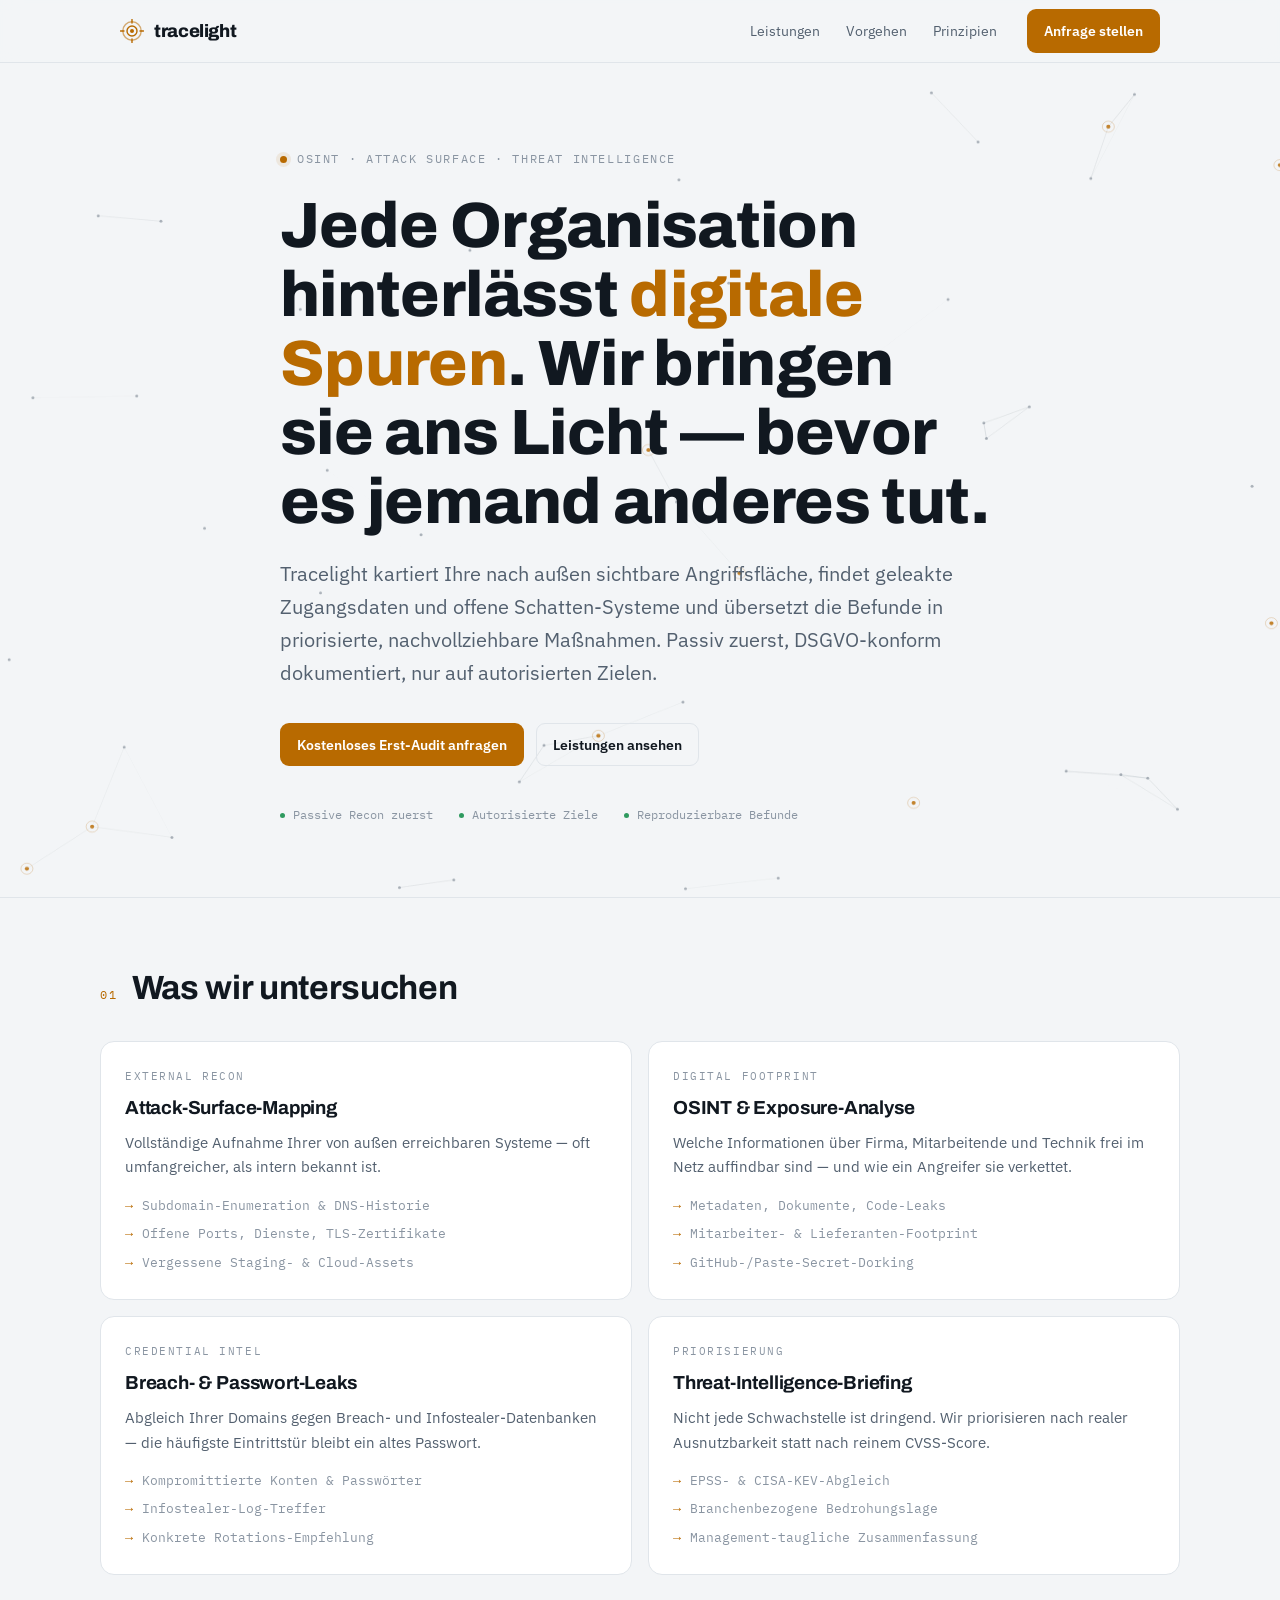
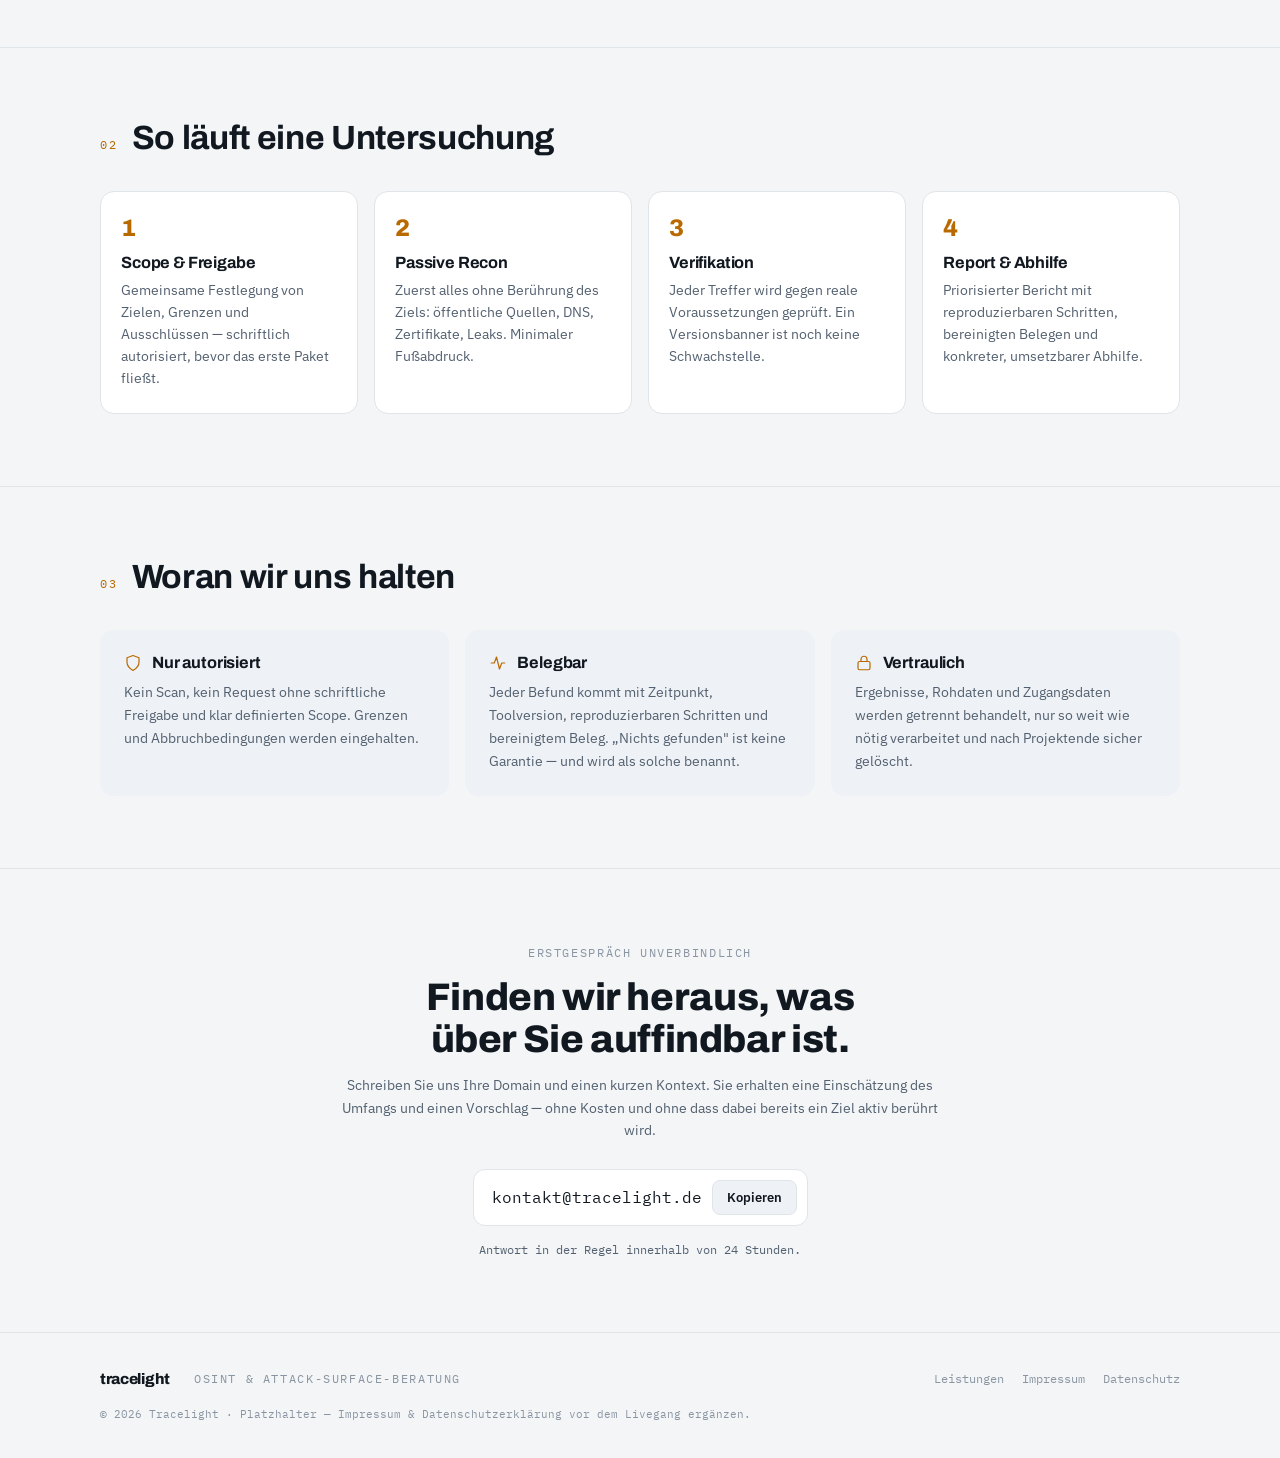
<file: index.html>
<!doctype html>
<html lang="de">
<head>
<meta charset="utf-8">
<meta name="viewport" content="width=device-width, initial-scale=1">
<title>Tracelight — OSINT &amp; Attack-Surface-Beratung</title>
<meta name="description" content="Tracelight kartiert Ihre nach außen sichtbare Angriffsfläche, findet geleakte Zugangsdaten und offene Schatten-Systeme und übersetzt die Befunde in priorisierte, nachvollziehbare Maßnahmen.">
<link rel="icon" href="data:image/svg+xml,%3Csvg xmlns='http://www.w3.org/2000/svg' viewBox='0 0 24 24'%3E%3Ccircle cx='12' cy='12' r='9.2' fill='none' stroke='%23f6a623' stroke-width='1.4' opacity='.55'/%3E%3Ccircle cx='12' cy='12' r='5' fill='none' stroke='%23f6a623' stroke-width='1.4'/%3E%3Ccircle cx='12' cy='12' r='2' fill='%23f6a623'/%3E%3C/svg%3E">
<!-- Social-Sharing (Domain nach Deploy anpassen) -->
<meta property="og:type" content="website">
<meta property="og:title" content="Tracelight — OSINT &amp; Attack-Surface-Beratung">
<meta property="og:description" content="Jede Organisation hinterlässt digitale Spuren. Wir bringen sie ans Licht — bevor es jemand anderes tut.">
<meta property="og:url" content="https://tracelight.de">
<meta name="twitter:card" content="summary">
<link rel="stylesheet" href="fonts.css">
<style>
  /* Layout: schmales Mono-Daten-Rail + großzügige Inhaltsspalte; Hero mit dezentem
     Konstellations-Canvas; ein einziger warmer Amber-Lichtakzent gegen kühles Anthrazit.
     Dark-first (Security-Welt), vollständiger Light-Spiegel. */
  :root{
    --bg:#0d1016; --surface:#141922; --surface-2:#1a212c;
    --fg:#e9edf2; --muted:#98a4b3; --faint:#6b7786;
    --accent:#f6a623; --accent-ink:#0d1016; --accent-soft:rgba(246,166,35,.12);
    --line:#232c38; --ok:#5ec98a;
    color-scheme:dark;
    --d:"Archivo",system-ui,sans-serif;
    --b:"IBM Plex Sans",system-ui,sans-serif;
    --m:"IBM Plex Mono",ui-monospace,monospace;
  }
  @media (prefers-color-scheme:light){
    :root:not([data-theme="dark"]){
      --bg:#f3f5f7; --surface:#ffffff; --surface-2:#eef1f5;
      --fg:#111820; --muted:#53606f; --faint:#8a95a2;
      --accent:#b86a00; --accent-ink:#ffffff; --accent-soft:rgba(184,106,0,.10);
      --line:#e0e5ea; --ok:#2f9a5f;
      color-scheme:light;
    }
  }
  :root[data-theme="light"]{
    --bg:#f3f5f7; --surface:#ffffff; --surface-2:#eef1f5;
    --fg:#111820; --muted:#53606f; --faint:#8a95a2;
    --accent:#b86a00; --accent-ink:#ffffff; --accent-soft:rgba(184,106,0,.10);
    --line:#e0e5ea; --ok:#2f9a5f;
    color-scheme:light;
  }
  *{box-sizing:border-box}
  html{-webkit-text-size-adjust:100%}
  body{
    margin:0; background:var(--bg); color:var(--fg);
    font-family:var(--b); font-size:14px; line-height:1.6;
    -webkit-font-smoothing:antialiased; overflow-x:hidden;
  }
  img{max-width:100%}
  .wrap{max-width:1080px;margin-inline:auto}
  .gut{padding-left:max(20px,env(safe-area-inset-left,0px));padding-right:max(20px,env(safe-area-inset-right,0px))}
  a{color:inherit}
  h1,h2,h3{font-family:var(--d);text-wrap:balance;line-height:1.08;margin:0;letter-spacing:-.01em}
  p{margin:0}
  .mono{font-family:var(--m);font-size:.72rem;letter-spacing:.14em;text-transform:uppercase;color:var(--faint)}

  header{position:sticky;top:0;z-index:50;
    background:color-mix(in srgb,var(--bg) 86%,transparent);
    backdrop-filter:blur(10px);border-bottom:1px solid var(--line)}
  .bar{display:flex;align-items:center;gap:20px;height:62px}
  .brand{display:flex;align-items:center;gap:10px;font-family:var(--d);font-weight:800;font-size:1.12rem;letter-spacing:-.02em;text-decoration:none}
  .brand svg{flex:none}
  nav{margin-left:auto;display:flex;align-items:center;gap:26px}
  nav a{font-size:.9rem;color:var(--muted);text-decoration:none}
  nav a:hover{color:var(--fg)}
  .btn{font-family:var(--b);font-weight:600;font-size:.9rem;border-radius:9px;padding:9px 16px;
    border:1px solid transparent;background:var(--accent);color:var(--accent-ink);text-decoration:none;cursor:pointer;white-space:nowrap}
  .btn:hover{filter:brightness(1.07)}
  .btn.ghost{background:transparent;border-color:var(--line);color:var(--fg)}
  .btn.ghost:hover{border-color:var(--accent)}
  .nav-cta{margin-left:4px}
  @media(max-width:720px){nav a:not(.nav-cta){display:none}}

  .hero{position:relative;padding-block:84px 72px;border-bottom:1px solid var(--line);overflow:hidden}
  #net{position:absolute;inset:0;width:100%;height:100%;z-index:0;opacity:.9}
  .hero .inner{position:relative;z-index:1;max-width:720px}
  .tag{display:inline-flex;gap:10px;align-items:center;margin-bottom:22px}
  .tag .dot{width:7px;height:7px;border-radius:50%;background:var(--accent);box-shadow:0 0 0 4px var(--accent-soft)}
  h1{font-size:clamp(2.3rem,6.4vw,4rem);font-weight:800}
  h1 em{font-style:normal;color:var(--accent)}
  .lead{margin-top:22px;font-size:clamp(1.05rem,2.4vw,1.28rem);color:var(--muted);max-width:60ch}
  .cta-row{margin-top:34px;display:flex;flex-wrap:wrap;gap:12px}
  .proof{margin-top:40px;display:flex;flex-wrap:wrap;gap:8px 26px}
  .proof span{font-family:var(--m);font-size:.74rem;color:var(--faint);display:flex;align-items:center;gap:8px}
  .proof span::before{content:"";width:5px;height:5px;background:var(--ok);border-radius:50%}

  section.block{padding-block:72px;border-bottom:1px solid var(--line)}
  .eyebrow{display:flex;align-items:baseline;gap:14px;margin-bottom:34px}
  .eyebrow h2{font-size:clamp(1.5rem,3.6vw,2.1rem);font-weight:700}
  .eyebrow .idx{font-family:var(--m);font-size:.72rem;color:var(--accent);letter-spacing:.16em}

  .grid{display:grid;grid-template-columns:repeat(2,1fr);gap:16px}
  @media(max-width:680px){.grid{grid-template-columns:1fr}}
  .card{background:var(--surface);border:1px solid var(--line);border-radius:14px;padding:26px 24px;display:flex;flex-direction:column;gap:12px;min-width:0}
  .card .k{font-family:var(--m);font-size:.7rem;color:var(--faint);letter-spacing:.14em}
  .card h3{font-size:1.18rem;font-weight:700}
  .card p{color:var(--muted);font-size:.95rem}
  .card ul{margin:4px 0 0;padding-left:0;list-style:none;display:flex;flex-direction:column;gap:7px}
  .card li{font-size:.84rem;color:var(--faint);font-family:var(--m);display:flex;gap:9px;align-items:flex-start}
  .card li::before{content:"→";color:var(--accent);flex:none}

  .steps{display:grid;grid-template-columns:repeat(4,1fr);gap:16px}
  @media(max-width:760px){.steps{grid-template-columns:1fr 1fr}}
  @media(max-width:440px){.steps{grid-template-columns:1fr}}
  .step{position:relative;padding:24px 20px;border:1px solid var(--line);border-radius:14px;background:var(--surface);min-width:0}
  .step .n{font-family:var(--d);font-weight:800;font-size:1.5rem;color:var(--accent);line-height:1}
  .step h3{font-size:1.02rem;margin:14px 0 8px;font-weight:700}
  .step p{font-size:.86rem;color:var(--muted)}

  .vals{display:grid;grid-template-columns:repeat(3,1fr);gap:16px}
  @media(max-width:680px){.vals{grid-template-columns:1fr}}
  .val{padding:24px;border-radius:14px;background:var(--surface-2);min-width:0}
  .val h3{font-size:1.02rem;font-weight:700;margin-bottom:8px;display:flex;align-items:center;gap:10px}
  .val h3 svg{flex:none;color:var(--accent)}
  .val p{font-size:.9rem;color:var(--muted)}

  .contact{text-align:center;max-width:620px;margin-inline:auto}
  .contact h2{font-size:clamp(1.7rem,4vw,2.4rem);font-weight:800}
  .contact p{color:var(--muted);margin-top:14px}
  .mailrow{margin-top:28px;display:inline-flex;flex-wrap:wrap;align-items:center;gap:10px;
    background:var(--surface);border:1px solid var(--line);border-radius:12px;padding:10px 10px 10px 18px}
  .mailrow code{font-family:var(--m);font-size:1rem;color:var(--fg);user-select:all}
  #copy{font-family:var(--b);font-weight:600;font-size:.82rem;border:1px solid var(--line);background:var(--surface-2);
    color:var(--fg);border-radius:8px;padding:8px 14px;cursor:pointer}
  #copy:hover{border-color:var(--accent)}
  .note{margin-top:18px;font-size:.78rem;color:var(--faint);font-family:var(--m)}

  footer{padding-block:34px;color:var(--faint)}
  .foot{display:flex;flex-wrap:wrap;gap:12px 24px;align-items:center;font-size:.8rem}
  .foot .brand{font-size:.95rem;color:var(--fg)}
  .foot nav{margin-left:auto;gap:18px}
  .foot a{color:var(--faint);text-decoration:none;font-family:var(--m);font-size:.74rem}
  .foot a:hover{color:var(--fg)}

  :focus-visible{outline:2px solid var(--accent);outline-offset:3px;border-radius:4px}
  @media(prefers-reduced-motion:reduce){*{animation:none!important;transition:none!important}}
</style>
</head>
<body>

<header>
  <div class="wrap gut bar">
    <a class="brand" href="#top" aria-label="Tracelight Startseite">
      <svg width="24" height="24" viewBox="0 0 24 24" fill="none" aria-hidden="true">
        <circle cx="12" cy="12" r="9.2" stroke="var(--accent)" stroke-width="1.4" opacity=".55"/>
        <circle cx="12" cy="12" r="5" stroke="var(--accent)" stroke-width="1.4"/>
        <circle cx="12" cy="12" r="2" fill="var(--accent)"/>
        <path d="M12 0.5V4M12 20v3.5M0.5 12H4M20 12h3.5" stroke="var(--accent)" stroke-width="1.4" stroke-linecap="round"/>
      </svg>
      tracelight
    </a>
    <nav>
      <a href="#leistungen">Leistungen</a>
      <a href="#vorgehen">Vorgehen</a>
      <a href="#prinzipien">Prinzipien</a>
      <a class="btn nav-cta" href="#kontakt">Anfrage stellen</a>
    </nav>
  </div>
</header>

<main id="top">
  <section class="hero gut">
    <canvas id="net" aria-hidden="true"></canvas>
    <div class="wrap inner">
      <span class="tag mono"><span class="dot"></span>OSINT · Attack Surface · Threat Intelligence</span>
      <h1>Jede Organisation hinterlässt <em>digitale Spuren</em>. Wir bringen sie ans Licht — bevor es jemand anderes tut.</h1>
      <p class="lead">Tracelight kartiert Ihre nach außen sichtbare Angriffsfläche, findet geleakte Zugangsdaten und offene Schatten-Systeme und übersetzt die Befunde in priorisierte, nachvollziehbare Maßnahmen. Passiv zuerst, DSGVO-konform dokumentiert, nur auf autorisierten Zielen.</p>
      <div class="cta-row">
        <a class="btn" href="#kontakt">Kostenloses Erst-Audit anfragen</a>
        <a class="btn ghost" href="#leistungen">Leistungen ansehen</a>
      </div>
      <div class="proof">
        <span>Passive Recon zuerst</span>
        <span>Autorisierte Ziele</span>
        <span>Reproduzierbare Befunde</span>
      </div>
    </div>
  </section>

  <section class="block gut" id="leistungen">
    <div class="wrap">
      <div class="eyebrow"><span class="idx">01</span><h2>Was wir untersuchen</h2></div>
      <div class="grid">
        <div class="card">
          <span class="k">EXTERNAL RECON</span>
          <h3>Attack-Surface-Mapping</h3>
          <p>Vollständige Aufnahme Ihrer von außen erreichbaren Systeme — oft umfangreicher, als intern bekannt ist.</p>
          <ul>
            <li>Subdomain-Enumeration &amp; DNS-Historie</li>
            <li>Offene Ports, Dienste, TLS-Zertifikate</li>
            <li>Vergessene Staging- &amp; Cloud-Assets</li>
          </ul>
        </div>
        <div class="card">
          <span class="k">DIGITAL FOOTPRINT</span>
          <h3>OSINT &amp; Exposure-Analyse</h3>
          <p>Welche Informationen über Firma, Mitarbeitende und Technik frei im Netz auffindbar sind — und wie ein Angreifer sie verkettet.</p>
          <ul>
            <li>Metadaten, Dokumente, Code-Leaks</li>
            <li>Mitarbeiter- &amp; Lieferanten-Footprint</li>
            <li>GitHub-/Paste-Secret-Dorking</li>
          </ul>
        </div>
        <div class="card">
          <span class="k">CREDENTIAL INTEL</span>
          <h3>Breach- &amp; Passwort-Leaks</h3>
          <p>Abgleich Ihrer Domains gegen Breach- und Infostealer-Datenbanken — die häufigste Eintrittstür bleibt ein altes Passwort.</p>
          <ul>
            <li>Kompromittierte Konten &amp; Passwörter</li>
            <li>Infostealer-Log-Treffer</li>
            <li>Konkrete Rotations-Empfehlung</li>
          </ul>
        </div>
        <div class="card">
          <span class="k">PRIORISIERUNG</span>
          <h3>Threat-Intelligence-Briefing</h3>
          <p>Nicht jede Schwachstelle ist dringend. Wir priorisieren nach realer Ausnutzbarkeit statt nach reinem CVSS-Score.</p>
          <ul>
            <li>EPSS- &amp; CISA-KEV-Abgleich</li>
            <li>Branchenbezogene Bedrohungslage</li>
            <li>Management-taugliche Zusammenfassung</li>
          </ul>
        </div>
      </div>
    </div>
  </section>

  <section class="block gut" id="vorgehen">
    <div class="wrap">
      <div class="eyebrow"><span class="idx">02</span><h2>So läuft eine Untersuchung</h2></div>
      <div class="steps">
        <div class="step"><div class="n">1</div><h3>Scope &amp; Freigabe</h3><p>Gemeinsame Festlegung von Zielen, Grenzen und Ausschlüssen — schriftlich autorisiert, bevor das erste Paket fließt.</p></div>
        <div class="step"><div class="n">2</div><h3>Passive Recon</h3><p>Zuerst alles ohne Berührung des Ziels: öffentliche Quellen, DNS, Zertifikate, Leaks. Minimaler Fußabdruck.</p></div>
        <div class="step"><div class="n">3</div><h3>Verifikation</h3><p>Jeder Treffer wird gegen reale Voraussetzungen geprüft. Ein Versionsbanner ist noch keine Schwachstelle.</p></div>
        <div class="step"><div class="n">4</div><h3>Report &amp; Abhilfe</h3><p>Priorisierter Bericht mit reproduzierbaren Schritten, bereinigten Belegen und konkreter, umsetzbarer Abhilfe.</p></div>
      </div>
    </div>
  </section>

  <section class="block gut" id="prinzipien">
    <div class="wrap">
      <div class="eyebrow"><span class="idx">03</span><h2>Woran wir uns halten</h2></div>
      <div class="vals">
        <div class="val">
          <h3><svg width="18" height="18" viewBox="0 0 24 24" fill="none"><path d="M12 2l8 3v6c0 5-3.4 8.3-8 11-4.6-2.7-8-6-8-11V5l8-3z" stroke="currentColor" stroke-width="1.6" stroke-linejoin="round"/></svg>Nur autorisiert</h3>
          <p>Kein Scan, kein Request ohne schriftliche Freigabe und klar definierten Scope. Grenzen und Abbruchbedingungen werden eingehalten.</p>
        </div>
        <div class="val">
          <h3><svg width="18" height="18" viewBox="0 0 24 24" fill="none"><path d="M3 12h4l3-8 4 16 3-8h4" stroke="currentColor" stroke-width="1.6" stroke-linecap="round" stroke-linejoin="round"/></svg>Belegbar</h3>
          <p>Jeder Befund kommt mit Zeitpunkt, Toolversion, reproduzierbaren Schritten und bereinigtem Beleg. „Nichts gefunden" ist keine Garantie — und wird als solche benannt.</p>
        </div>
        <div class="val">
          <h3><svg width="18" height="18" viewBox="0 0 24 24" fill="none"><rect x="4" y="10" width="16" height="11" rx="2" stroke="currentColor" stroke-width="1.6"/><path d="M8 10V7a4 4 0 018 0v3" stroke="currentColor" stroke-width="1.6"/></svg>Vertraulich</h3>
          <p>Ergebnisse, Rohdaten und Zugangsdaten werden getrennt behandelt, nur so weit wie nötig verarbeitet und nach Projektende sicher gelöscht.</p>
        </div>
      </div>
    </div>
  </section>

  <section class="block gut" id="kontakt">
    <div class="wrap contact">
      <span class="mono">Erstgespräch unverbindlich</span>
      <h2 style="margin-top:14px">Finden wir heraus, was über Sie auffindbar ist.</h2>
      <p>Schreiben Sie uns Ihre Domain und einen kurzen Kontext. Sie erhalten eine Einschätzung des Umfangs und einen Vorschlag — ohne Kosten und ohne dass dabei bereits ein Ziel aktiv berührt wird.</p>
      <div class="mailrow">
        <code id="mail">kontakt@tracelight.de</code>
        <button id="copy" type="button">Kopieren</button>
      </div>
      <p class="note">Antwort in der Regel innerhalb von 24 Stunden.</p>
    </div>
  </section>
</main>

<footer class="gut">
  <div class="wrap foot">
    <span class="brand">tracelight</span>
    <span class="mono" style="font-size:.72rem">OSINT &amp; Attack-Surface-Beratung</span>
    <nav>
      <a href="#leistungen">Leistungen</a>
      <a href="impressum.html">Impressum</a>
      <a href="datenschutz.html">Datenschutz</a>
    </nav>
  </div>
  <div class="wrap" style="margin-top:14px;font-family:var(--m);font-size:.7rem;color:var(--faint)">© <span id="yr"></span> Tracelight · Platzhalter — Impressum &amp; Datenschutzerklärung vor dem Livegang ergänzen.</div>
</footer>

<script>
  document.getElementById('yr').textContent = new Date().getFullYear();

  (function(){
    var btn=document.getElementById('copy'), mail=document.getElementById('mail');
    btn.addEventListener('click',function(){
      var t=mail.textContent.trim();
      function done(){var o=btn.textContent;btn.textContent='Kopiert ✓';setTimeout(function(){btn.textContent=o;},1600);}
      if(navigator.clipboard&&navigator.clipboard.writeText){
        navigator.clipboard.writeText(t).then(done).catch(select);
      } else select();
      function select(){var r=document.createRange();r.selectNodeContents(mail);var s=getSelection();s.removeAllRanges();s.addRange(r);done();}
    });
  })();

  (function(){
    var c=document.getElementById('net'); if(!c) return;
    var ctx=c.getContext('2d'), DPR=Math.min(2,window.devicePixelRatio||1);
    var reduce=matchMedia('(prefers-reduced-motion:reduce)').matches;
    var nodes=[], W=0, H=0, line='#98a4b3', acc='#f6a623';
    function colors(){var cs=getComputedStyle(document.documentElement);
      line=(cs.getPropertyValue('--muted')||'#98a4b3').trim();
      acc=(cs.getPropertyValue('--accent')||'#f6a623').trim();}
    function size(){var r=c.getBoundingClientRect();W=r.width;H=r.height;
      c.width=W*DPR;c.height=H*DPR;ctx.setTransform(DPR,0,0,DPR,0,0);
      var n=Math.max(22,Math.min(46,Math.round(W*H/16000)));
      nodes=[];for(var i=0;i<n;i++){nodes.push({x:Math.random()*W,y:Math.random()*H,
        vx:(Math.random()-.5)*.22,vy:(Math.random()-.5)*.22,hot:Math.random()<.16});}}
    function hex2rgb(h){h=h.replace('#','');if(h.length===3)h=h.split('').map(function(x){return x+x;}).join('');
      var n=parseInt(h,16);return [(n>>16)&255,(n>>8)&255,n&255];}
    function draw(){
      ctx.clearRect(0,0,W,H);
      var lr=hex2rgb(line), ar=hex2rgb(acc);
      for(var i=0;i<nodes.length;i++){for(var j=i+1;j<nodes.length;j++){
        var a=nodes[i],b=nodes[j],dx=a.x-b.x,dy=a.y-b.y,d=Math.hypot(dx,dy);
        if(d<128){var o=(1-d/128)*.33;
          ctx.strokeStyle='rgba('+lr[0]+','+lr[1]+','+lr[2]+','+o.toFixed(3)+')';
          ctx.lineWidth=.6;ctx.beginPath();ctx.moveTo(a.x,a.y);ctx.lineTo(b.x,b.y);ctx.stroke();}}}
      for(var k=0;k<nodes.length;k++){var p=nodes[k];
        if(p.hot){ctx.fillStyle='rgba('+ar[0]+','+ar[1]+','+ar[2]+',.9)';
          ctx.beginPath();ctx.arc(p.x,p.y,2.1,0,6.283);ctx.fill();
          ctx.strokeStyle='rgba('+ar[0]+','+ar[1]+','+ar[2]+',.25)';ctx.lineWidth=1;
          ctx.beginPath();ctx.arc(p.x,p.y,6,0,6.283);ctx.stroke();}
        else{ctx.fillStyle='rgba('+lr[0]+','+lr[1]+','+lr[2]+',.5)';
          ctx.beginPath();ctx.arc(p.x,p.y,1.5,0,6.283);ctx.fill();}}
    }
    function step(){for(var i=0;i<nodes.length;i++){var p=nodes[i];
      p.x+=p.vx;p.y+=p.vy;if(p.x<0||p.x>W)p.vx*=-1;if(p.y<0||p.y>H)p.vy*=-1;}draw();
      if(!reduce)requestAnimationFrame(step);}
    colors();size();if(reduce)draw();else step();
    var t;addEventListener('resize',function(){clearTimeout(t);t=setTimeout(function(){colors();size();if(reduce)draw();},180);});
    matchMedia('(prefers-color-scheme:dark)').addEventListener('change',function(){colors();if(reduce)draw();});
  })();
</script>
</body>
</html>
</file>
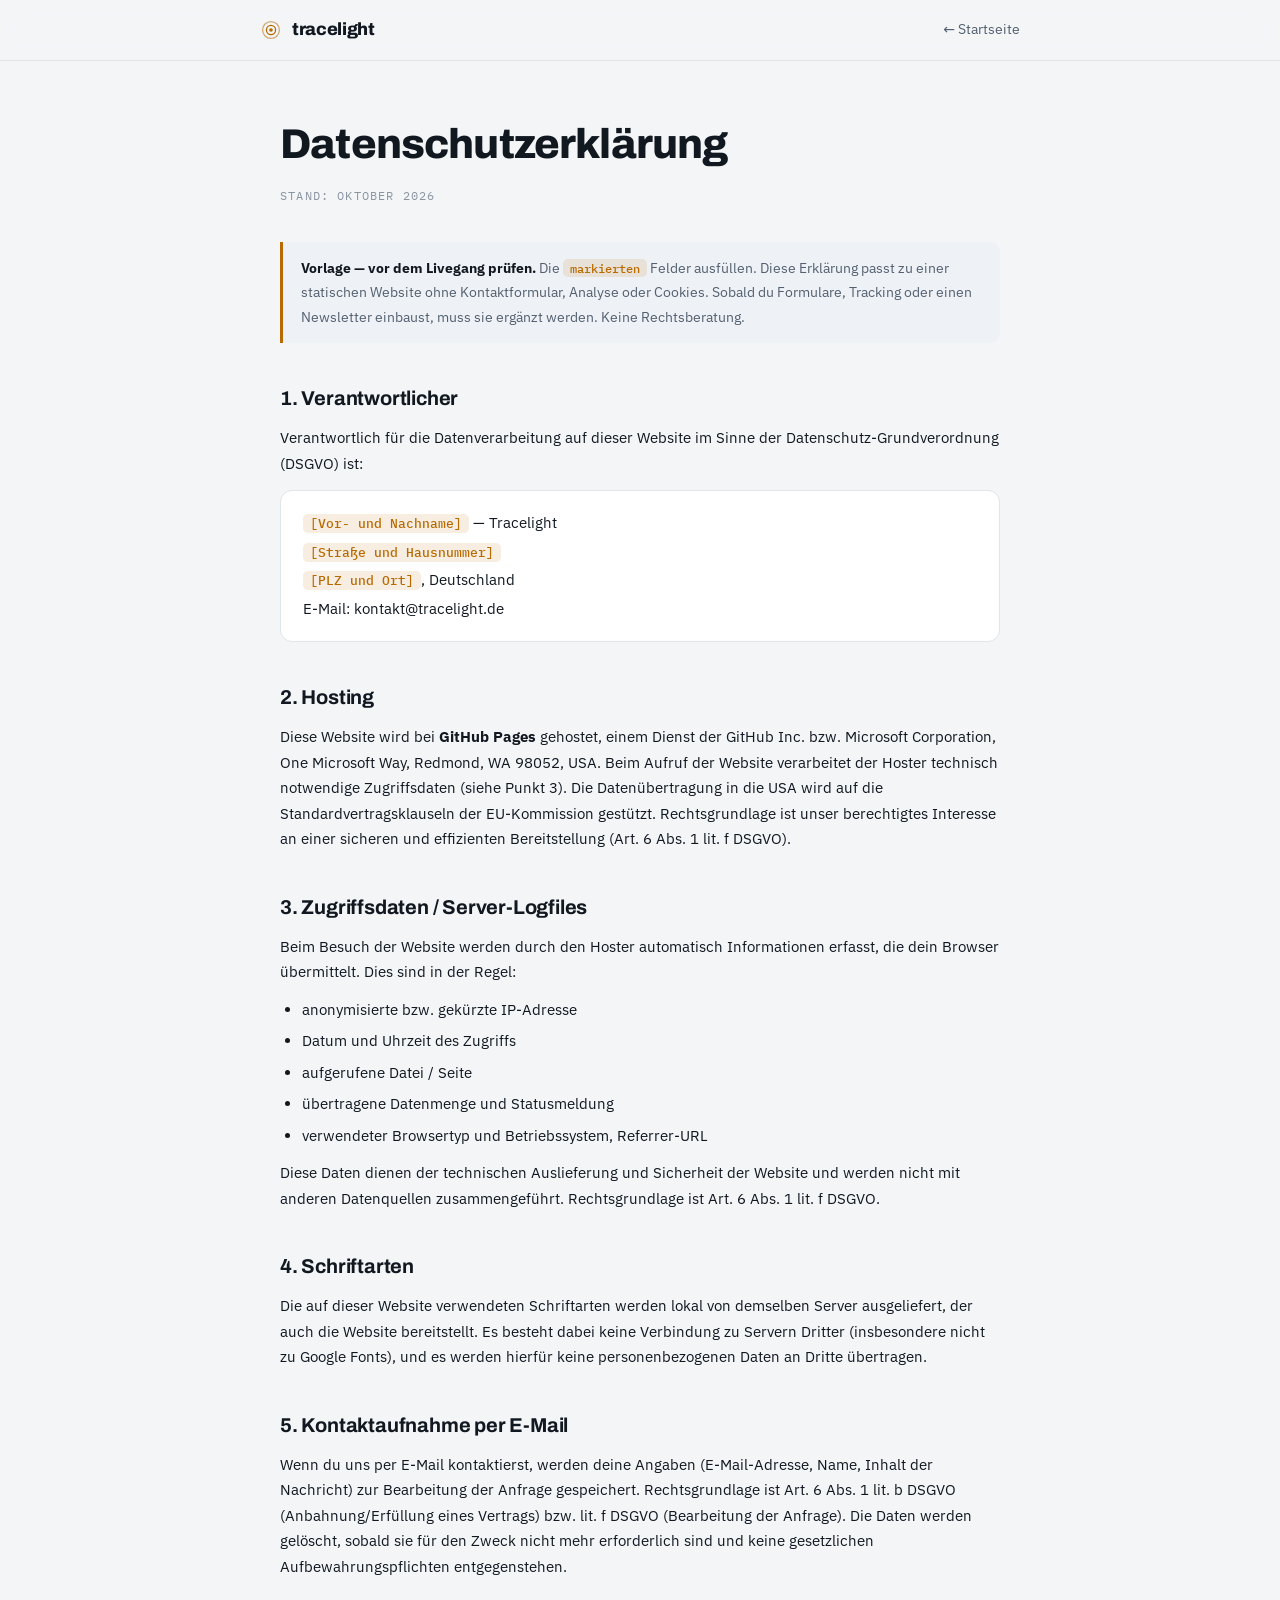
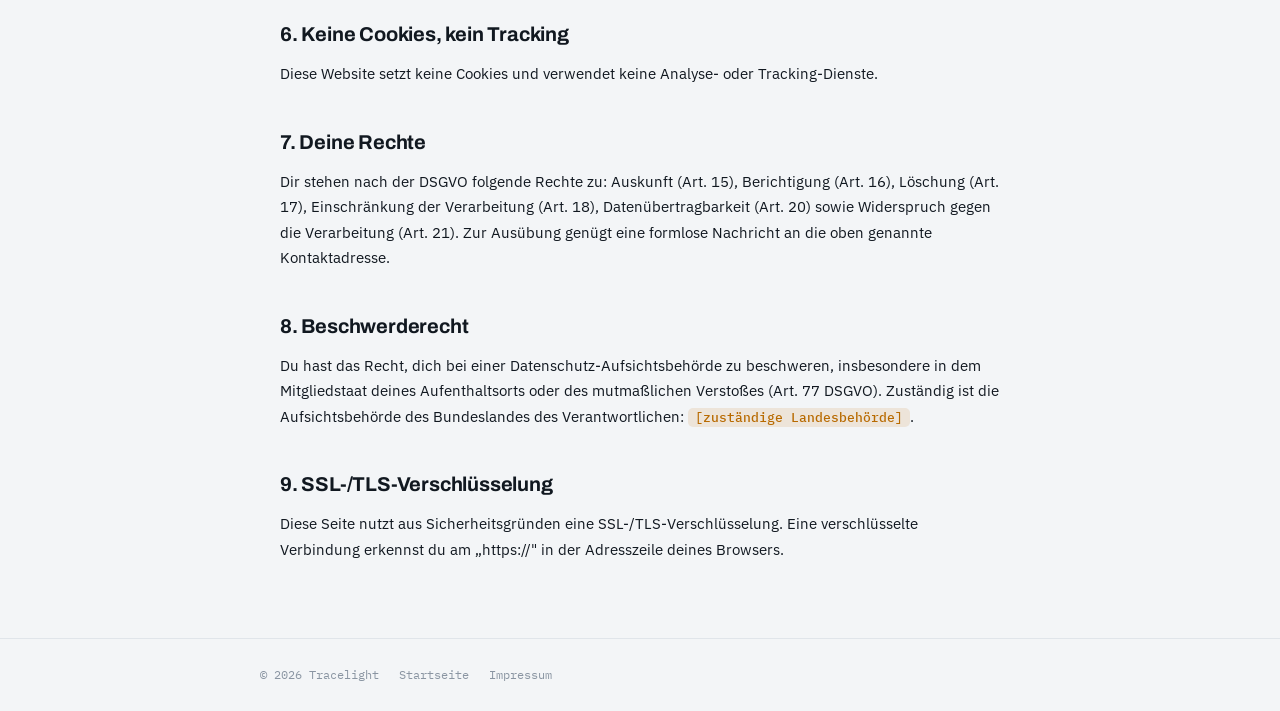
<file: datenschutz.html>
<!doctype html>
<html lang="de">
<head>
<meta charset="utf-8">
<meta name="viewport" content="width=device-width, initial-scale=1">
<title>Datenschutz — Tracelight</title>
<meta name="robots" content="noindex">
<link rel="icon" href="data:image/svg+xml,%3Csvg xmlns='http://www.w3.org/2000/svg' viewBox='0 0 24 24'%3E%3Ccircle cx='12' cy='12' r='9.2' fill='none' stroke='%23f6a623' stroke-width='1.4' opacity='.55'/%3E%3Ccircle cx='12' cy='12' r='5' fill='none' stroke='%23f6a623' stroke-width='1.4'/%3E%3Ccircle cx='12' cy='12' r='2' fill='%23f6a623'/%3E%3C/svg%3E">
<link rel="stylesheet" href="fonts.css">
<link rel="stylesheet" href="legal.css">
</head>
<body>
<header>
  <div class="gut"><div class="bar">
    <a class="brand" href="index.html" aria-label="Tracelight Startseite">
      <svg width="22" height="22" viewBox="0 0 24 24" fill="none" aria-hidden="true">
        <circle cx="12" cy="12" r="9.2" stroke="var(--accent)" stroke-width="1.4" opacity=".55"/>
        <circle cx="12" cy="12" r="5" stroke="var(--accent)" stroke-width="1.4"/>
        <circle cx="12" cy="12" r="2" fill="var(--accent)"/>
      </svg>tracelight
    </a>
    <a class="back" href="index.html">← Startseite</a>
  </div></div>
</header>

<main class="gut">
  <h1>Datenschutzerklärung</h1>
  <p class="stand">Stand: Oktober 2026</p>

  <div class="hint">
    <strong>Vorlage — vor dem Livegang prüfen.</strong> Die <span class="todo">markierten</span> Felder ausfüllen. Diese Erklärung passt zu einer statischen Website ohne Kontaktformular, Analyse oder Cookies. Sobald du Formulare, Tracking oder einen Newsletter einbaust, muss sie ergänzt werden. Keine Rechtsberatung.
  </div>

  <h2>1. Verantwortlicher</h2>
  <p>Verantwortlich für die Datenverarbeitung auf dieser Website im Sinne der Datenschutz-Grundverordnung (DSGVO) ist:</p>
  <address class="addr">
    <span class="todo">[Vor- und Nachname]</span> — Tracelight<br>
    <span class="todo">[Straße und Hausnummer]</span><br>
    <span class="todo">[PLZ und Ort]</span>, Deutschland<br>
    E-Mail: kontakt@tracelight.de
  </address>

  <h2>2. Hosting</h2>
  <p>Diese Website wird bei <strong>GitHub Pages</strong> gehostet, einem Dienst der GitHub Inc. bzw. Microsoft Corporation, One Microsoft Way, Redmond, WA 98052, USA. Beim Aufruf der Website verarbeitet der Hoster technisch notwendige Zugriffsdaten (siehe Punkt 3). Die Datenübertragung in die USA wird auf die Standardvertragsklauseln der EU-Kommission gestützt. Rechtsgrundlage ist unser berechtigtes Interesse an einer sicheren und effizienten Bereitstellung (Art. 6 Abs. 1 lit. f DSGVO).</p>

  <h2>3. Zugriffsdaten / Server-Logfiles</h2>
  <p>Beim Besuch der Website werden durch den Hoster automatisch Informationen erfasst, die dein Browser übermittelt. Dies sind in der Regel:</p>
  <ul>
    <li>anonymisierte bzw. gekürzte IP-Adresse</li>
    <li>Datum und Uhrzeit des Zugriffs</li>
    <li>aufgerufene Datei / Seite</li>
    <li>übertragene Datenmenge und Statusmeldung</li>
    <li>verwendeter Browsertyp und Betriebssystem, Referrer-URL</li>
  </ul>
  <p>Diese Daten dienen der technischen Auslieferung und Sicherheit der Website und werden nicht mit anderen Datenquellen zusammengeführt. Rechtsgrundlage ist Art. 6 Abs. 1 lit. f DSGVO.</p>

  <h2>4. Schriftarten</h2>
  <p>Die auf dieser Website verwendeten Schriftarten werden lokal von demselben Server ausgeliefert, der auch die Website bereitstellt. Es besteht dabei keine Verbindung zu Servern Dritter (insbesondere nicht zu Google Fonts), und es werden hierfür keine personenbezogenen Daten an Dritte übertragen.</p>

  <h2>5. Kontaktaufnahme per E-Mail</h2>
  <p>Wenn du uns per E-Mail kontaktierst, werden deine Angaben (E-Mail-Adresse, Name, Inhalt der Nachricht) zur Bearbeitung der Anfrage gespeichert. Rechtsgrundlage ist Art. 6 Abs. 1 lit. b DSGVO (Anbahnung/Erfüllung eines Vertrags) bzw. lit. f DSGVO (Bearbeitung der Anfrage). Die Daten werden gelöscht, sobald sie für den Zweck nicht mehr erforderlich sind und keine gesetzlichen Aufbewahrungspflichten entgegenstehen.</p>

  <h2>6. Keine Cookies, kein Tracking</h2>
  <p>Diese Website setzt keine Cookies und verwendet keine Analyse- oder Tracking-Dienste.</p>

  <h2>7. Deine Rechte</h2>
  <p>Dir stehen nach der DSGVO folgende Rechte zu: Auskunft (Art. 15), Berichtigung (Art. 16), Löschung (Art. 17), Einschränkung der Verarbeitung (Art. 18), Datenübertragbarkeit (Art. 20) sowie Widerspruch gegen die Verarbeitung (Art. 21). Zur Ausübung genügt eine formlose Nachricht an die oben genannte Kontaktadresse.</p>

  <h2>8. Beschwerderecht</h2>
  <p>Du hast das Recht, dich bei einer Datenschutz-Aufsichtsbehörde zu beschweren, insbesondere in dem Mitgliedstaat deines Aufenthaltsorts oder des mutmaßlichen Verstoßes (Art. 77 DSGVO). Zuständig ist die Aufsichtsbehörde des Bundeslandes des Verantwortlichen: <span class="todo">[zuständige Landesbehörde]</span>.</p>

  <h2>9. SSL-/TLS-Verschlüsselung</h2>
  <p>Diese Seite nutzt aus Sicherheitsgründen eine SSL-/TLS-Verschlüsselung. Eine verschlüsselte Verbindung erkennst du am „https://" in der Adresszeile deines Browsers.</p>
</main>

<footer>
  <div class="gut"><div class="foot">
    <span>© <span id="yr"></span> Tracelight</span>
    <a href="index.html">Startseite</a>
    <a href="impressum.html">Impressum</a>
  </div></div>
</footer>
<script>document.getElementById('yr').textContent=new Date().getFullYear();</script>
</body>
</html>
</file>
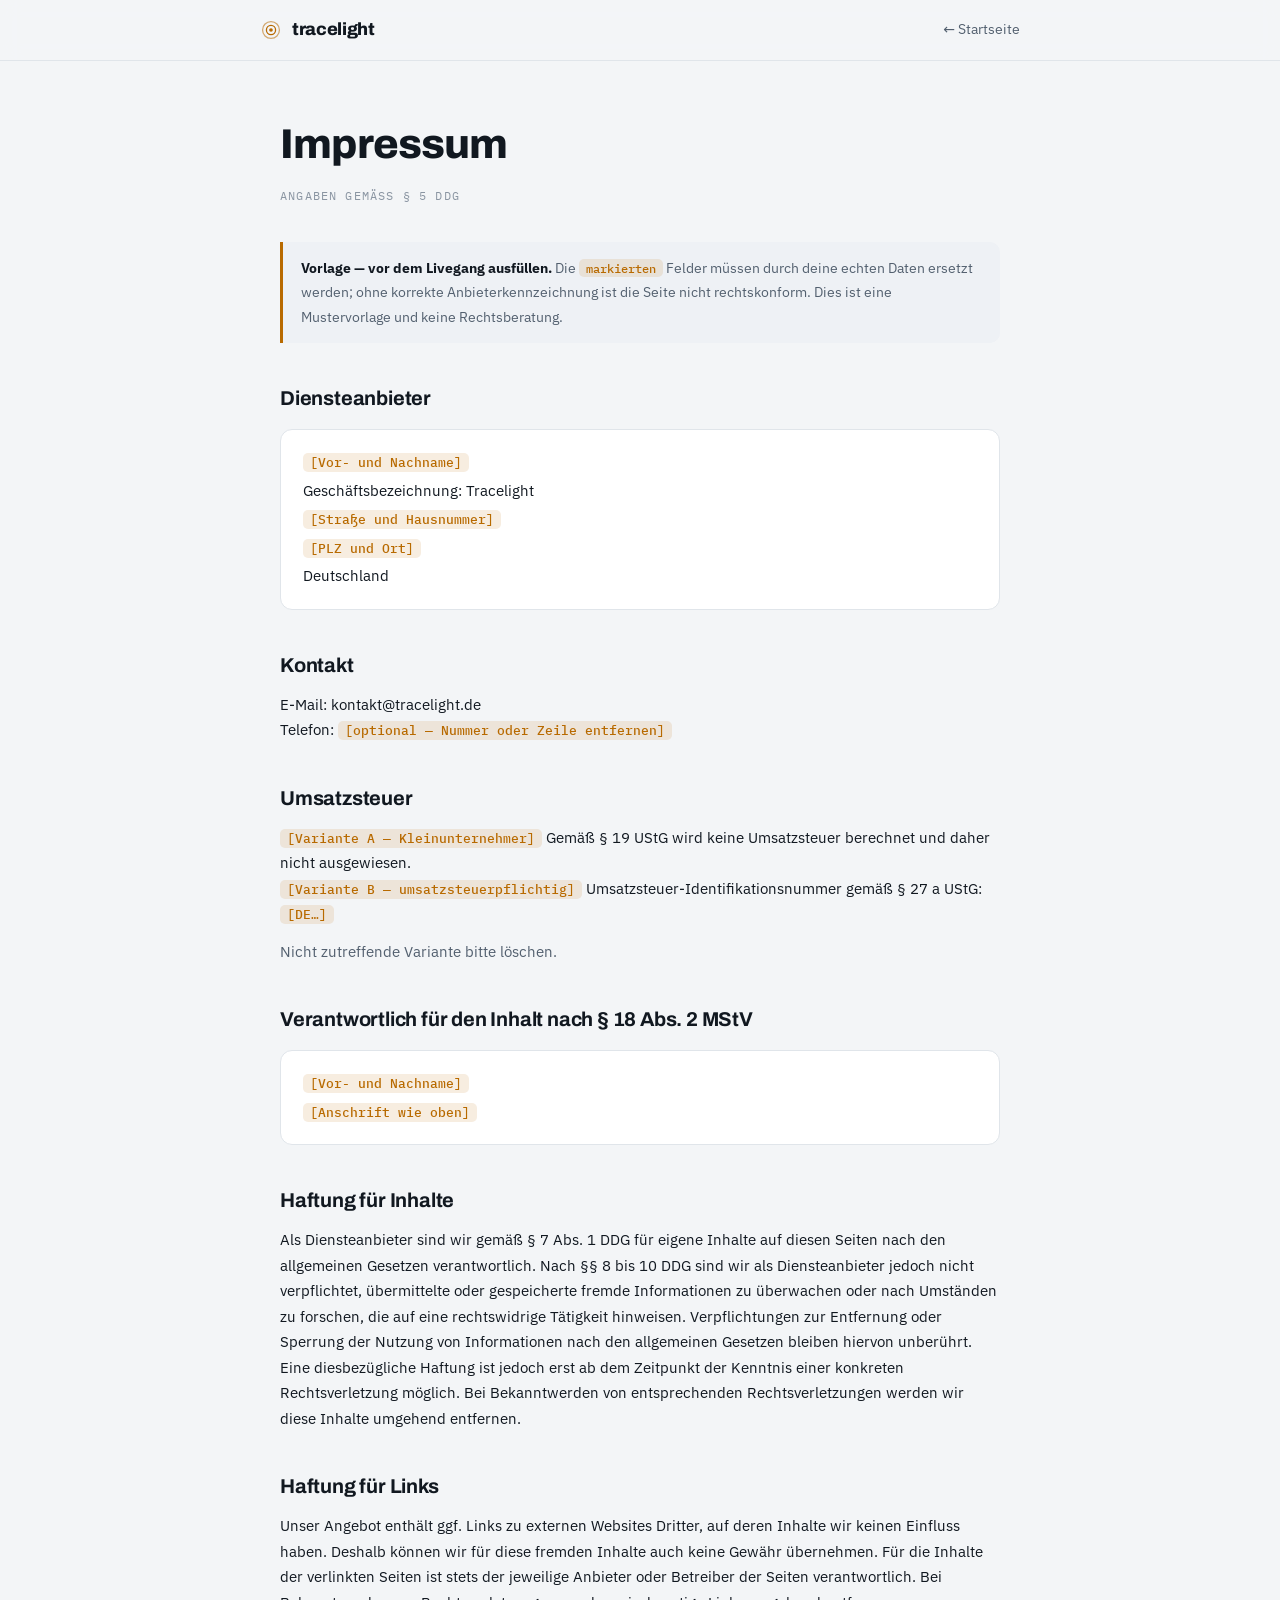
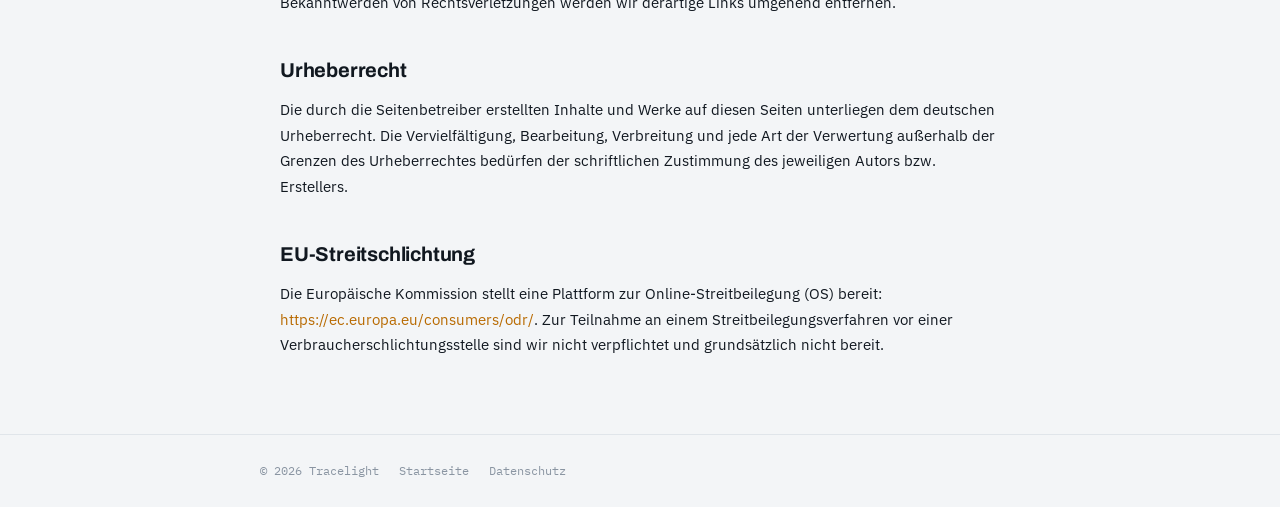
<file: impressum.html>
<!doctype html>
<html lang="de">
<head>
<meta charset="utf-8">
<meta name="viewport" content="width=device-width, initial-scale=1">
<title>Impressum — Tracelight</title>
<meta name="robots" content="noindex">
<link rel="icon" href="data:image/svg+xml,%3Csvg xmlns='http://www.w3.org/2000/svg' viewBox='0 0 24 24'%3E%3Ccircle cx='12' cy='12' r='9.2' fill='none' stroke='%23f6a623' stroke-width='1.4' opacity='.55'/%3E%3Ccircle cx='12' cy='12' r='5' fill='none' stroke='%23f6a623' stroke-width='1.4'/%3E%3Ccircle cx='12' cy='12' r='2' fill='%23f6a623'/%3E%3C/svg%3E">
<link rel="stylesheet" href="fonts.css">
<link rel="stylesheet" href="legal.css">
</head>
<body>
<header>
  <div class="gut"><div class="bar">
    <a class="brand" href="index.html" aria-label="Tracelight Startseite">
      <svg width="22" height="22" viewBox="0 0 24 24" fill="none" aria-hidden="true">
        <circle cx="12" cy="12" r="9.2" stroke="var(--accent)" stroke-width="1.4" opacity=".55"/>
        <circle cx="12" cy="12" r="5" stroke="var(--accent)" stroke-width="1.4"/>
        <circle cx="12" cy="12" r="2" fill="var(--accent)"/>
      </svg>tracelight
    </a>
    <a class="back" href="index.html">← Startseite</a>
  </div></div>
</header>

<main class="gut">
  <h1>Impressum</h1>
  <p class="stand">Angaben gemäß § 5 DDG</p>

  <div class="hint">
    <strong>Vorlage — vor dem Livegang ausfüllen.</strong> Die <span class="todo">markierten</span> Felder müssen durch deine echten Daten ersetzt werden; ohne korrekte Anbieterkennzeichnung ist die Seite nicht rechtskonform. Dies ist eine Mustervorlage und keine Rechtsberatung.
  </div>

  <h2>Diensteanbieter</h2>
  <address class="addr">
    <span class="todo">[Vor- und Nachname]</span><br>
    Geschäftsbezeichnung: Tracelight<br>
    <span class="todo">[Straße und Hausnummer]</span><br>
    <span class="todo">[PLZ und Ort]</span><br>
    Deutschland
  </address>

  <h2>Kontakt</h2>
  <p>
    E-Mail: kontakt@tracelight.de<br>
    Telefon: <span class="todo">[optional — Nummer oder Zeile entfernen]</span>
  </p>

  <h2>Umsatzsteuer</h2>
  <p>
    <span class="todo">[Variante A — Kleinunternehmer]</span> Gemäß § 19 UStG wird keine Umsatzsteuer berechnet und daher nicht ausgewiesen.<br>
    <span class="todo">[Variante B — umsatzsteuerpflichtig]</span> Umsatzsteuer-Identifikationsnummer gemäß § 27 a UStG: <span class="todo">[DE…]</span>
  </p>
  <p class="muted">Nicht zutreffende Variante bitte löschen.</p>

  <h2>Verantwortlich für den Inhalt nach § 18 Abs. 2 MStV</h2>
  <address class="addr">
    <span class="todo">[Vor- und Nachname]</span><br>
    <span class="todo">[Anschrift wie oben]</span>
  </address>

  <h2>Haftung für Inhalte</h2>
  <p>Als Diensteanbieter sind wir gemäß § 7 Abs. 1 DDG für eigene Inhalte auf diesen Seiten nach den allgemeinen Gesetzen verantwortlich. Nach §§ 8 bis 10 DDG sind wir als Diensteanbieter jedoch nicht verpflichtet, übermittelte oder gespeicherte fremde Informationen zu überwachen oder nach Umständen zu forschen, die auf eine rechtswidrige Tätigkeit hinweisen. Verpflichtungen zur Entfernung oder Sperrung der Nutzung von Informationen nach den allgemeinen Gesetzen bleiben hiervon unberührt. Eine diesbezügliche Haftung ist jedoch erst ab dem Zeitpunkt der Kenntnis einer konkreten Rechtsverletzung möglich. Bei Bekanntwerden von entsprechenden Rechtsverletzungen werden wir diese Inhalte umgehend entfernen.</p>

  <h2>Haftung für Links</h2>
  <p>Unser Angebot enthält ggf. Links zu externen Websites Dritter, auf deren Inhalte wir keinen Einfluss haben. Deshalb können wir für diese fremden Inhalte auch keine Gewähr übernehmen. Für die Inhalte der verlinkten Seiten ist stets der jeweilige Anbieter oder Betreiber der Seiten verantwortlich. Bei Bekanntwerden von Rechtsverletzungen werden wir derartige Links umgehend entfernen.</p>

  <h2>Urheberrecht</h2>
  <p>Die durch die Seitenbetreiber erstellten Inhalte und Werke auf diesen Seiten unterliegen dem deutschen Urheberrecht. Die Vervielfältigung, Bearbeitung, Verbreitung und jede Art der Verwertung außerhalb der Grenzen des Urheberrechtes bedürfen der schriftlichen Zustimmung des jeweiligen Autors bzw. Erstellers.</p>

  <h2>EU-Streitschlichtung</h2>
  <p>Die Europäische Kommission stellt eine Plattform zur Online-Streitbeilegung (OS) bereit: <a href="https://ec.europa.eu/consumers/odr/" rel="noopener">https://ec.europa.eu/consumers/odr/</a>. Zur Teilnahme an einem Streitbeilegungsverfahren vor einer Verbraucherschlichtungsstelle sind wir nicht verpflichtet und grundsätzlich nicht bereit.</p>
</main>

<footer>
  <div class="gut"><div class="foot">
    <span>© <span id="yr"></span> Tracelight</span>
    <a href="index.html">Startseite</a>
    <a href="datenschutz.html">Datenschutz</a>
  </div></div>
</footer>
<script>document.getElementById('yr').textContent=new Date().getFullYear();</script>
</body>
</html>
</file>
<file: fonts.css>
/* Lokale Schriften — DSGVO: keine Anfragen an Google-Server beim Seitenaufruf */
@font-face{font-family:'Archivo';font-style:normal;font-weight:600;font-display:swap;src:url('fonts/archivo-600.woff2') format('woff2')}
@font-face{font-family:'Archivo';font-style:normal;font-weight:700;font-display:swap;src:url('fonts/archivo-700.woff2') format('woff2')}
@font-face{font-family:'Archivo';font-style:normal;font-weight:800;font-display:swap;src:url('fonts/archivo-800.woff2') format('woff2')}
@font-face{font-family:'IBM Plex Mono';font-style:normal;font-weight:400;font-display:swap;src:url('fonts/ibmplexmono-400.woff2') format('woff2')}
@font-face{font-family:'IBM Plex Mono';font-style:normal;font-weight:500;font-display:swap;src:url('fonts/ibmplexmono-500.woff2') format('woff2')}
@font-face{font-family:'IBM Plex Sans';font-style:normal;font-weight:400;font-display:swap;src:url('fonts/ibmplexsans-400.woff2') format('woff2')}
@font-face{font-family:'IBM Plex Sans';font-style:normal;font-weight:500;font-display:swap;src:url('fonts/ibmplexsans-500.woff2') format('woff2')}
@font-face{font-family:'IBM Plex Sans';font-style:normal;font-weight:600;font-display:swap;src:url('fonts/ibmplexsans-600.woff2') format('woff2')}
@font-face{font-family:'IBM Plex Sans';font-style:normal;font-weight:700;font-display:swap;src:url('fonts/ibmplexsans-700.woff2') format('woff2')}
</file>
<file: legal.css>
/* Gemeinsamer Stil für Rechtsseiten (Impressum, Datenschutz) — konsistent mit index.html */
:root{
  --bg:#0d1016; --surface:#141922; --surface-2:#1a212c;
  --fg:#e9edf2; --muted:#98a4b3; --faint:#6b7786;
  --accent:#f6a623; --accent-ink:#0d1016; --accent-soft:rgba(246,166,35,.14);
  --line:#232c38;
  color-scheme:dark;
  --d:"Archivo",system-ui,sans-serif;
  --b:"IBM Plex Sans",system-ui,sans-serif;
  --m:"IBM Plex Mono",ui-monospace,monospace;
}
@media (prefers-color-scheme:light){
  :root:not([data-theme="dark"]){
    --bg:#f3f5f7; --surface:#ffffff; --surface-2:#eef1f5;
    --fg:#111820; --muted:#53606f; --faint:#8a95a2;
    --accent:#b86a00; --accent-ink:#ffffff; --accent-soft:rgba(184,106,0,.12);
    --line:#e0e5ea; color-scheme:light;
  }
}
:root[data-theme="light"]{
  --bg:#f3f5f7; --surface:#ffffff; --surface-2:#eef1f5;
  --fg:#111820; --muted:#53606f; --faint:#8a95a2;
  --accent:#b86a00; --accent-ink:#ffffff; --accent-soft:rgba(184,106,0,.12);
  --line:#e0e5ea; color-scheme:light;
}
*{box-sizing:border-box}
html{-webkit-text-size-adjust:100%}
body{margin:0;background:var(--bg);color:var(--fg);font-family:var(--b);font-size:15px;line-height:1.7;-webkit-font-smoothing:antialiased;overflow-x:hidden}
a{color:var(--accent);text-decoration:none}
a:hover{text-decoration:underline}
.gut{padding-left:max(20px,env(safe-area-inset-left,0px));padding-right:max(20px,env(safe-area-inset-right,0px))}

header{position:sticky;top:0;z-index:50;background:color-mix(in srgb,var(--bg) 88%,transparent);backdrop-filter:blur(10px);border-bottom:1px solid var(--line)}
.bar{max-width:760px;margin-inline:auto;display:flex;align-items:center;gap:16px;height:60px}
.brand{display:flex;align-items:center;gap:10px;font-family:var(--d);font-weight:800;font-size:1.1rem;letter-spacing:-.02em;color:var(--fg)}
.brand:hover{text-decoration:none}
.brand svg{flex:none}
.bar .back{margin-left:auto;font-family:var(--b);font-size:.88rem;color:var(--muted)}
.bar .back:hover{color:var(--fg);text-decoration:none}

main{max-width:760px;margin-inline:auto;padding-block:48px 64px}
main h1{font-family:var(--d);font-weight:800;font-size:clamp(1.8rem,5vw,2.6rem);letter-spacing:-.02em;margin:0 0 6px}
.stand{font-family:var(--m);font-size:.74rem;letter-spacing:.1em;text-transform:uppercase;color:var(--faint);margin-bottom:36px}
main h2{font-family:var(--d);font-weight:700;font-size:1.25rem;margin:38px 0 10px;letter-spacing:-.01em}
main h3{font-family:var(--b);font-weight:600;font-size:1rem;margin:22px 0 6px}
main p{margin:0 0 12px;color:var(--fg)}
main ul{margin:0 0 12px;padding-left:22px;color:var(--fg)}
main li{margin-bottom:6px}
.addr{font-style:normal;background:var(--surface);border:1px solid var(--line);border-radius:12px;padding:18px 22px;margin:14px 0;line-height:1.9}
.muted{color:var(--muted)}
.todo{background:var(--accent-soft);color:var(--accent);padding:1px 7px;border-radius:5px;font-family:var(--m);font-size:.85em;font-weight:500}
.hint{border-left:3px solid var(--accent);background:var(--surface-2);border-radius:0 10px 10px 0;padding:14px 18px;margin:20px 0;font-size:.9rem;color:var(--muted)}
.hint strong{color:var(--fg)}
footer{border-top:1px solid var(--line);padding-block:26px}
.foot{max-width:760px;margin-inline:auto;display:flex;flex-wrap:wrap;gap:10px 20px;font-family:var(--m);font-size:.74rem;color:var(--faint)}
.foot a{color:var(--faint)}
.foot a:hover{color:var(--fg)}
:focus-visible{outline:2px solid var(--accent);outline-offset:3px;border-radius:4px}
</file>
